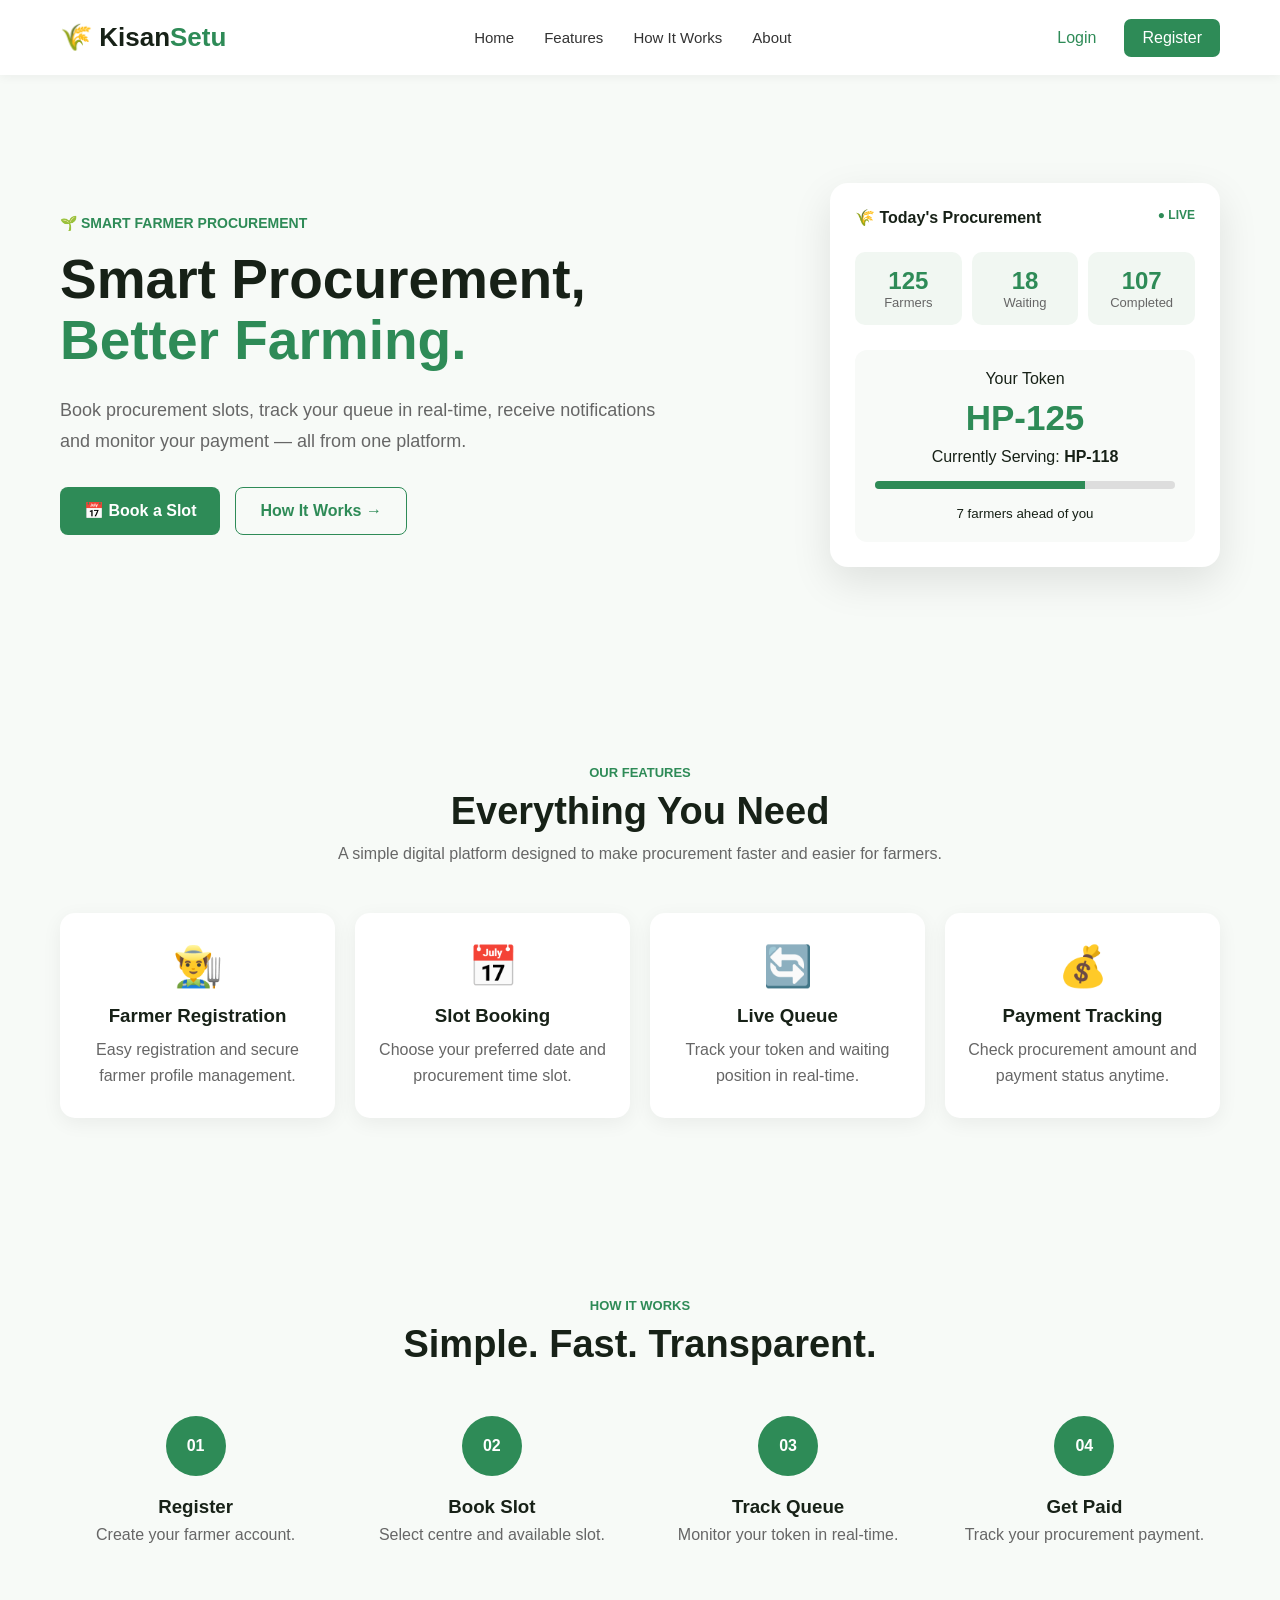
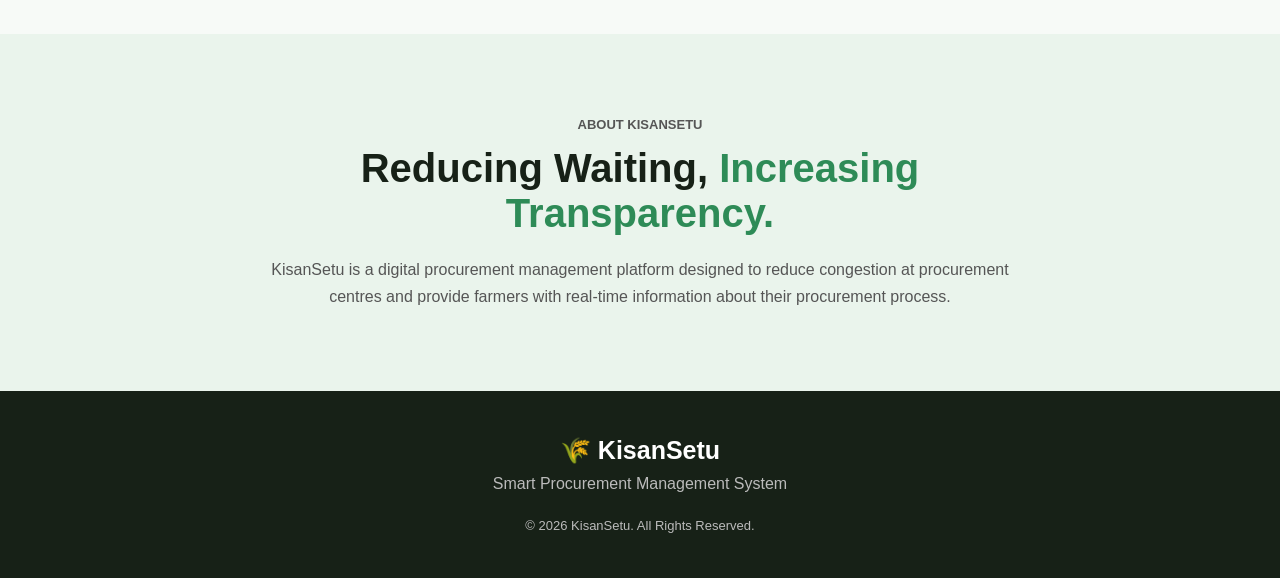
<file: index.html>
<!DOCTYPE html>
<html lang="en">
<head>
    <meta charset="UTF-8">
    <meta name="viewport" content="width=device-width, initial-scale=1.0">

    <title>KisanSetu | Smart Procurement System</title>

    <link rel="stylesheet" href="style.css">
</head>

<body>

    <!-- Navbar -->
    <header>
        <nav class="navbar">

            <div class="logo">
                🌾 Kisan<span>Setu</span>
            </div>

            <ul class="nav-links">
                <li><a href="#home">Home</a></li>
                <li><a href="#features">Features</a></li>
                <li><a href="#how-it-works">How It Works</a></li>
                <li><a href="#about">About</a></li>
            </ul>

            <div class="nav-buttons">
                
                 
                <a href="login.html" class="login-btn">Login</a>

                <a href="register.html" class="register-btn">
                     Register
                           </a>
            </div>

        </nav>
    </header>


    <!-- Hero Section -->
    <section class="hero" id="home">

        <div class="hero-content">

            <p class="tagline">🌱 SMART FARMER PROCUREMENT</p>

            <h1>
                Smart Procurement,
                <span>Better Farming.</span>
            </h1>

            <p class="hero-text">
                Book procurement slots, track your queue in real-time,
                receive notifications and monitor your payment —
                all from one platform.
            </p>

            <div class="hero-buttons">
                <a href="#" class="primary-btn">
                    📅 Book a Slot
                </a>

                <a href="#how-it-works" class="secondary-btn">
                    How It Works →
                </a>
            </div>

        </div>


        <!-- Hero Card -->
        <div class="hero-card">

            <div class="card-header">
                <span>🌾 Today's Procurement</span>
                <span class="live">● LIVE</span>
            </div>

            <div class="stats">

                <div class="stat-box">
                    <h2>125</h2>
                    <p>Farmers</p>
                </div>

                <div class="stat-box">
                    <h2>18</h2>
                    <p>Waiting</p>
                </div>

                <div class="stat-box">
                    <h2>107</h2>
                    <p>Completed</p>
                </div>

            </div>

            <div class="queue">

                <p>Your Token</p>

                <div class="token">
                    HP-125
                </div>

                <p>Currently Serving: <b>HP-118</b></p>

                <div class="progress">
                    <div></div>
                </div>

                <small>7 farmers ahead of you</small>

            </div>

        </div>

    </section>


    <!-- Features -->
    <section class="features" id="features">

        <div class="section-title">

            <p>OUR FEATURES</p>

            <h2>Everything You Need</h2>

            <span>
                A simple digital platform designed to make procurement
                faster and easier for farmers.
            </span>

        </div>


        <div class="feature-container">

            <div class="feature-card">
                <div class="icon">👨‍🌾</div>
                <h3>Farmer Registration</h3>
                <p>
                    Easy registration and secure farmer profile management.
                </p>
            </div>


            <div class="feature-card">
                <div class="icon">📅</div>
                <h3>Slot Booking</h3>
                <p>
                    Choose your preferred date and procurement time slot.
                </p>
            </div>


            <div class="feature-card">
                <div class="icon">🔄</div>
                <h3>Live Queue</h3>
                <p>
                    Track your token and waiting position in real-time.
                </p>
            </div>


            <div class="feature-card">
                <div class="icon">💰</div>
                <h3>Payment Tracking</h3>
                <p>
                    Check procurement amount and payment status anytime.
                </p>
            </div>

        </div>

    </section>


    <!-- How It Works -->
    <section class="how-it-works" id="how-it-works">

        <div class="section-title">

            <p>HOW IT WORKS</p>

            <h2>Simple. Fast. Transparent.</h2>

        </div>


        <div class="steps">

            <div class="step">
                <div class="step-number">01</div>
                <h3>Register</h3>
                <p>Create your farmer account.</p>
            </div>

            <div class="step">
                <div class="step-number">02</div>
                <h3>Book Slot</h3>
                <p>Select centre and available slot.</p>
            </div>

            <div class="step">
                <div class="step-number">03</div>
                <h3>Track Queue</h3>
                <p>Monitor your token in real-time.</p>
            </div>

            <div class="step">
                <div class="step-number">04</div>
                <h3>Get Paid</h3>
                <p>Track your procurement payment.</p>
            </div>

        </div>

    </section>


    <!-- About -->
    <section class="about" id="about">

        <div>

            <p class="about-tag">ABOUT KISANSETU</p>

            <h2>
                Reducing Waiting,
                <span>Increasing Transparency.</span>
            </h2>

            <p>
                KisanSetu is a digital procurement management platform
                designed to reduce congestion at procurement centres
                and provide farmers with real-time information about
                their procurement process.
            </p>

        </div>

    </section>


    <!-- Footer -->
    <footer>

        <div class="footer-logo">
            🌾 KisanSetu
        </div>

        <p>
            Smart Procurement Management System
        </p>

        <p class="copyright">
            © 2026 KisanSetu. All Rights Reserved.
        </p>

    </footer>

</body>
</html>
</file>
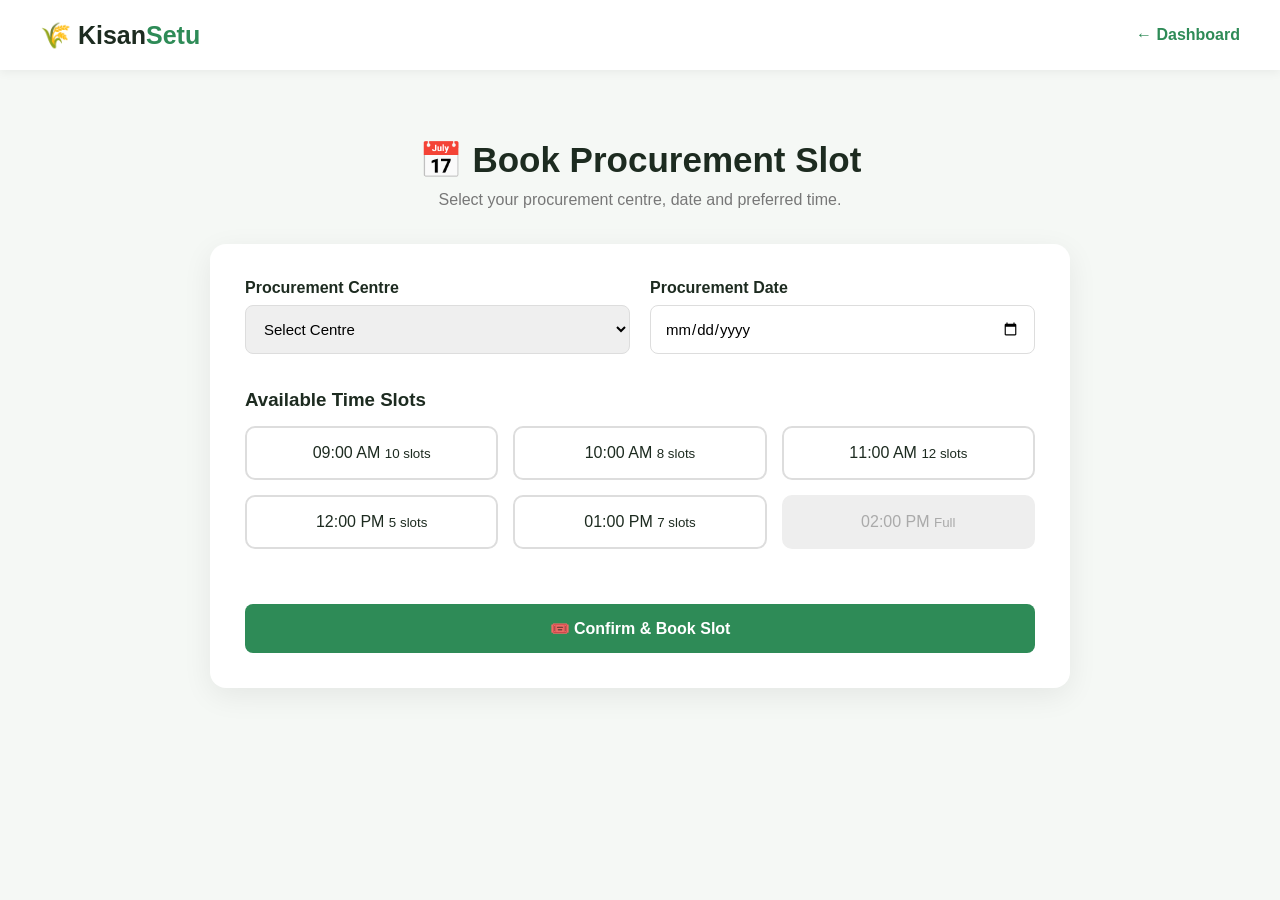
<file: booking.html>
<!DOCTYPE html>
<html lang="en">

<head>
    <meta charset="UTF-8">
    <meta name="viewport" content="width=device-width, initial-scale=1.0">

    <title>Book Procurement Slot | KisanSetu</title>

    <style>

        * {
            margin: 0;
            padding: 0;
            box-sizing: border-box;
            font-family: Arial, sans-serif;
        }

        body {
            background: #f5f8f5;
            color: #1d2b20;
        }

        .navbar {
            height: 70px;
            background: white;

            display: flex;
            align-items: center;
            justify-content: space-between;

            padding: 0 40px;

            box-shadow: 0 2px 10px rgba(0,0,0,0.06);
        }

        .logo {
            font-size: 25px;
            font-weight: bold;
        }

        .logo span {
            color: #2e8b57;
        }

        .back {
            text-decoration: none;
            color: #2e8b57;
            font-weight: bold;
        }

        .container {
            max-width: 900px;
            margin: 50px auto;
            padding: 20px;
        }

        .heading {
            text-align: center;
            margin-bottom: 35px;
        }

        .heading h1 {
            font-size: 35px;
            margin-bottom: 10px;
        }

        .heading p {
            color: #777;
        }

        .booking-card {
            background: white;
            padding: 35px;
            border-radius: 16px;

            box-shadow: 0 8px 30px rgba(0,0,0,0.07);
        }

        .form-row {
            display: grid;
            grid-template-columns: 1fr 1fr;
            gap: 20px;
        }

        .form-group {
            margin-bottom: 25px;
        }

        label {
            display: block;
            font-weight: bold;
            margin-bottom: 8px;
        }

        select,
        input {
            width: 100%;
            padding: 14px;

            border: 1px solid #ddd;
            border-radius: 8px;

            font-size: 15px;
            outline: none;
        }

        select:focus,
        input:focus {
            border-color: #2e8b57;
        }

        .slots-title {
            margin: 10px 0 15px;
        }

        .slots {
            display: grid;
            grid-template-columns: repeat(3, 1fr);
            gap: 15px;
        }

        .slot {
            padding: 16px;

            border: 2px solid #ddd;
            border-radius: 10px;

            text-align: center;
            cursor: pointer;

            transition: 0.2s;
        }

        .slot:hover {
            border-color: #2e8b57;
        }

        .slot.selected {
            background: #eaf5ed;
            border-color: #2e8b57;
            color: #2e8b57;
            font-weight: bold;
        }

        .slot.disabled {
            background: #eee;
            color: #aaa;
            cursor: not-allowed;
            border-color: #eee;
        }

        .book-btn {
            width: 100%;

            margin-top: 30px;
            padding: 15px;

            border: none;
            border-radius: 8px;

            background: #2e8b57;
            color: white;

            font-size: 16px;
            font-weight: bold;

            cursor: pointer;
        }

        .book-btn:hover {
            background: #246b45;
        }

        /* SUCCESS */

        .success {
            display: none;
            text-align: center;
        }

        .success-icon {
            font-size: 60px;
            margin-bottom: 15px;
        }

        .success h2 {
            color: #2e8b57;
            margin-bottom: 10px;
        }

        .token {
            margin: 25px auto;

            padding: 20px;

            background: #eaf5ed;

            border-radius: 12px;

            max-width: 300px;
        }

        .token p {
            color: #777;
        }

        .token-number {
            font-size: 40px;
            font-weight: bold;
            color: #2e8b57;
            margin-top: 8px;
        }

        .dashboard-btn {
            display: inline-block;

            margin-top: 15px;

            padding: 13px 25px;

            background: #2e8b57;
            color: white;

            text-decoration: none;

            border-radius: 8px;
        }

        @media (max-width: 600px) {

            .navbar {
                padding: 0 15px;
            }

            .container {
                margin-top: 25px;
            }

            .booking-card {
                padding: 20px;
            }

            .form-row {
                grid-template-columns: 1fr;
                gap: 0;
            }

            .slots {
                grid-template-columns: 1fr 1fr;
            }
        }

    </style>
</head>


<body>

<!-- NAVBAR -->

<nav class="navbar">

    <div class="logo">
        🌾 Kisan<span>Setu</span>
    </div>

    <a href="dashboard.html" class="back">
        ← Dashboard
    </a>

</nav>


<div class="container">

    <div class="heading">

        <h1>📅 Book Procurement Slot</h1>

        <p>
            Select your procurement centre, date and preferred time.
        </p>

    </div>


    <!-- BOOKING FORM -->

    <div class="booking-card" id="bookingCard">

        <div class="form-row">

            <div class="form-group">

                <label>
                    Procurement Centre
                </label>

                <select id="centre">

                    <option value="">
                        Select Centre
                    </option>

                    <option value="Hapur">
                        Hapur Procurement Centre
                    </option>

                    <option value="Meerut">
                        Meerut Procurement Centre
                    </option>

                    <option value="Ghaziabad">
                        Ghaziabad Procurement Centre
                    </option>

                </select>

            </div>


            <div class="form-group">

                <label>
                    Procurement Date
                </label>

                <input
                    type="date"
                    id="date"
                >

            </div>

        </div>


        <div class="form-group">

            <h3 class="slots-title">
                Available Time Slots
            </h3>

            <div class="slots">

                <div class="slot" data-time="09:00 AM">
                    09:00 AM
                    <small>10 slots</small>
                </div>

                <div class="slot" data-time="10:00 AM">
                    10:00 AM
                    <small>8 slots</small>
                </div>

                <div class="slot" data-time="11:00 AM">
                    11:00 AM
                    <small>12 slots</small>
                </div>

                <div class="slot" data-time="12:00 PM">
                    12:00 PM
                    <small>5 slots</small>
                </div>

                <div class="slot" data-time="01:00 PM">
                    01:00 PM
                    <small>7 slots</small>
                </div>

                <div class="slot disabled">
                    02:00 PM
                    <small>Full</small>
                </div>

            </div>

        </div>


        <button class="book-btn" id="bookBtn">
            🎟️ Confirm & Book Slot
        </button>

    </div>


    <!-- SUCCESS -->

    <div class="booking-card success" id="successCard">

        <div class="success-icon">
            ✅
        </div>

        <h2>
            Slot Booked Successfully!
        </h2>

        <p>
            Your procurement slot has been confirmed.
        </p>


        <div class="token">

            <p>
                Your Token Number
            </p>

            <div class="token-number" id="tokenNumber">
                HP-126
            </div>

        </div>


        <p id="bookingDetails">
        </p>


        <a href="dashboard.html" class="dashboard-btn">
            Go to Dashboard
        </a>

    </div>

</div>


<script>

    let selectedSlot = null;

    const slots =
        document.querySelectorAll(".slot:not(.disabled)");

    slots.forEach(slot => {

        slot.addEventListener("click", () => {

            slots.forEach(s =>
                s.classList.remove("selected")
            );

            slot.classList.add("selected");

            selectedSlot =
                slot.getAttribute("data-time");

        });

    });


    document
        .getElementById("bookBtn")
        .addEventListener("click", () => {

            const centre =
                document.getElementById("centre").value;

            const date =
                document.getElementById("date").value;


            if (!centre) {

                alert("Please select a procurement centre.");

                return;
            }


            if (!date) {

                alert("Please select a date.");

                return;
            }


            if (!selectedSlot) {

                alert("Please select a time slot.");

                return;
            }


            /*
                Temporary Token Generation

                Later this will be generated
                by the backend/database.
            */

            const tokenNumber =
                "HP-" +
                Math.floor(100 + Math.random() * 900);


            document.getElementById("tokenNumber")
                .innerText = tokenNumber;


            document.getElementById("bookingDetails")
                .innerText =
                `${centre} Centre | ${date} | ${selectedSlot}`;


            document.getElementById("bookingCard")
                .style.display = "none";


            document.getElementById("successCard")
                .style.display = "block";

        });

</script>

</body>
</html>
</file>
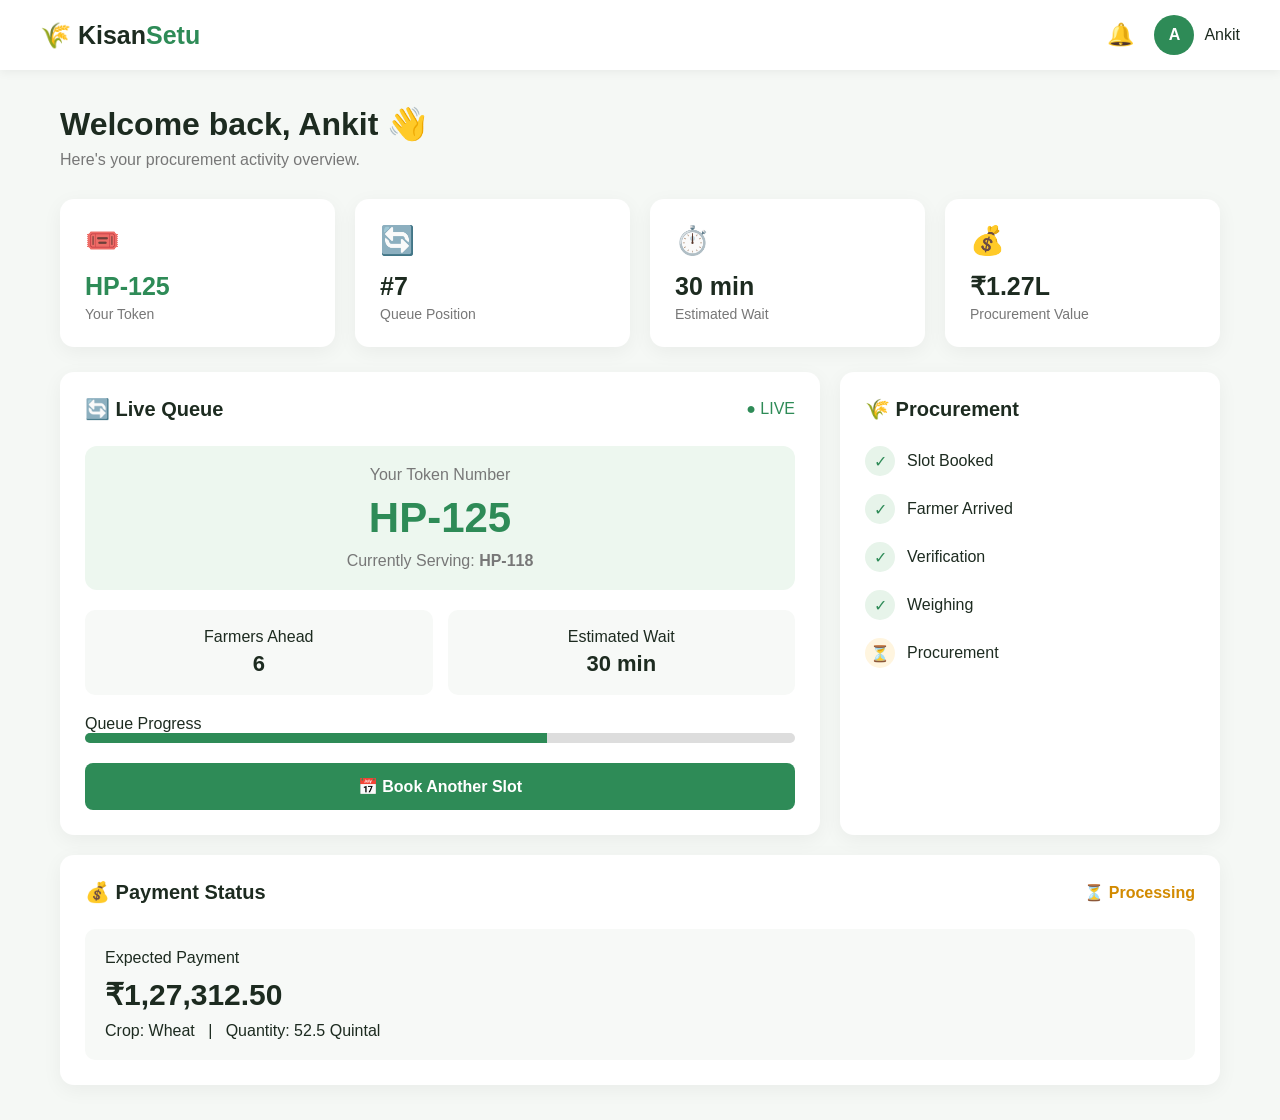
<file: dashboard.html>
<!DOCTYPE html>
<html lang="en">

<head>
    <meta charset="UTF-8">
    <meta name="viewport" content="width=device-width, initial-scale=1.0">

    <title>Farmer Dashboard | KisanSetu</title>

    <style>

        * {
            margin: 0;
            padding: 0;
            box-sizing: border-box;
            font-family: Arial, sans-serif;
        }

        body {
            background: #f5f8f5;
            color: #1d2b20;
        }

        /* NAVBAR */

        .navbar {
            height: 70px;
            background: white;

            display: flex;
            align-items: center;
            justify-content: space-between;

            padding: 0 40px;

            box-shadow: 0 2px 10px rgba(0,0,0,0.06);
        }

        .logo {
            font-size: 25px;
            font-weight: bold;
        }

        .logo span {
            color: #2e8b57;
        }

        .nav-right {
            display: flex;
            align-items: center;
            gap: 20px;
        }

        .notification {
            font-size: 22px;
            cursor: pointer;
        }

        .profile {
            display: flex;
            align-items: center;
            gap: 10px;
        }

        .avatar {
            width: 40px;
            height: 40px;

            background: #2e8b57;
            color: white;

            border-radius: 50%;

            display: flex;
            align-items: center;
            justify-content: center;

            font-weight: bold;
        }


        /* LAYOUT */

        .dashboard {
            max-width: 1200px;
            margin: auto;

            padding: 35px 20px;
        }

        .welcome {
            margin-bottom: 30px;
        }

        .welcome h1 {
            font-size: 32px;
            margin-bottom: 8px;
        }

        .welcome p {
            color: #777;
        }


        /* STAT CARDS */

        .cards {
            display: grid;

            grid-template-columns: repeat(4, 1fr);

            gap: 20px;
        }

        .card {
            background: white;

            padding: 25px;

            border-radius: 14px;

            box-shadow: 0 5px 20px rgba(0,0,0,0.05);
        }

        .card-icon {
            font-size: 28px;
            margin-bottom: 15px;
        }

        .card h2 {
            font-size: 25px;
            margin-bottom: 5px;
        }

        .card p {
            color: #777;
            font-size: 14px;
        }

        .green {
            color: #2e8b57;
        }


        /* MAIN GRID */

        .main-grid {
            display: grid;

            grid-template-columns: 2fr 1fr;

            gap: 20px;

            margin-top: 25px;
        }

        .section {
            background: white;

            padding: 25px;

            border-radius: 14px;

            box-shadow: 0 5px 20px rgba(0,0,0,0.05);
        }

        .section-header {
            display: flex;

            justify-content: space-between;

            align-items: center;

            margin-bottom: 25px;
        }

        .section-header h2 {
            font-size: 20px;
        }


        /* QUEUE */

        .token-box {
            text-align: center;

            padding: 20px;

            background: #edf7ef;

            border-radius: 12px;
        }

        .token-box p {
            color: #777;
        }

        .token {
            font-size: 42px;

            font-weight: bold;

            color: #2e8b57;

            margin: 10px 0;
        }

        .queue-info {
            display: grid;

            grid-template-columns: 1fr 1fr;

            gap: 15px;

            margin-top: 20px;
        }

        .queue-item {
            padding: 18px;

            background: #f7f9f7;

            border-radius: 10px;

            text-align: center;
        }

        .queue-item strong {
            display: block;

            font-size: 22px;

            margin-top: 5px;
        }


        /* PROGRESS */

        .progress-container {
            margin-top: 20px;
        }

        .progress-bar {
            height: 10px;

            background: #ddd;

            border-radius: 10px;

            overflow: hidden;
        }

        .progress {
            width: 65%;

            height: 100%;

            background: #2e8b57;
        }


        /* BOOKING BUTTON */

        .book-btn {
            display: block;

            text-align: center;

            text-decoration: none;

            background: #2e8b57;

            color: white;

            padding: 14px;

            border-radius: 8px;

            margin-top: 20px;

            font-weight: bold;
        }


        /* STATUS */

        .status-list {
            list-style: none;
        }

        .status-list li {
            display: flex;

            align-items: center;

            gap: 12px;

            margin: 18px 0;
        }

        .status-icon {
            width: 30px;
            height: 30px;

            border-radius: 50%;

            display: flex;

            align-items: center;
            justify-content: center;

            background: #e7f4ea;

            color: #2e8b57;
        }

        .pending {
            background: #fff5df;
            color: #d28a00;
        }


        /* PAYMENT */

        .payment-box {
            background: #f7f9f7;

            padding: 20px;

            border-radius: 10px;
        }

        .amount {
            font-size: 30px;

            font-weight: bold;

            margin: 10px 0;
        }

        .payment-status {
            color: #d28a00;

            font-weight: bold;
        }


        /* MOBILE */

        @media (max-width: 900px) {

            .cards {
                grid-template-columns: repeat(2, 1fr);
            }

            .main-grid {
                grid-template-columns: 1fr;
            }
        }


        @media (max-width: 600px) {

            .navbar {
                padding: 0 15px;
            }

            .profile span {
                display: none;
            }

            .dashboard {
                padding: 25px 15px;
            }

            .cards {
                grid-template-columns: 1fr;
            }

            .queue-info {
                grid-template-columns: 1fr;
            }

            .welcome h1 {
                font-size: 25px;
            }
        }

    </style>
</head>


<body>


<!-- NAVBAR -->

<nav class="navbar">

    <div class="logo">
        🌾 Kisan<span>Setu</span>
    </div>

    <div class="nav-right">

        <div class="notification">
            🔔
        </div>

        <div class="profile">

            <div class="avatar">
                A
            </div>

            <span>
                Ankit
            </span>

        </div>

    </div>

</nav>


<!-- DASHBOARD -->

<main class="dashboard">


    <!-- WELCOME -->

    <div class="welcome">

        <h1>
            Welcome back, Ankit 👋
        </h1>

        <p>
            Here's your procurement activity overview.
        </p>

    </div>


    <!-- STAT CARDS -->

    <div class="cards">


        <div class="card">

            <div class="card-icon">
                🎟️
            </div>

            <h2 class="green">
                HP-125
            </h2>

            <p>
                Your Token
            </p>

        </div>


        <div class="card">

            <div class="card-icon">
                🔄
            </div>

            <h2>
                #7
            </h2>

            <p>
                Queue Position
            </p>

        </div>


        <div class="card">

            <div class="card-icon">
                ⏱️
            </div>

            <h2>
                30 min
            </h2>

            <p>
                Estimated Wait
            </p>

        </div>


        <div class="card">

            <div class="card-icon">
                💰
            </div>

            <h2>
                ₹1.27L
            </h2>

            <p>
                Procurement Value
            </p>

        </div>

    </div>


    <!-- MAIN GRID -->

    <div class="main-grid">


        <!-- QUEUE -->

        <section class="section">

            <div class="section-header">

                <h2>
                    🔄 Live Queue
                </h2>

                <span class="green">
                    ● LIVE
                </span>

            </div>


            <div class="token-box">

                <p>
                    Your Token Number
                </p>

                <div class="token">
                    HP-125
                </div>

                <p>
                    Currently Serving:
                    <strong>HP-118</strong>
                </p>

            </div>


            <div class="queue-info">

                <div class="queue-item">

                    <span>
                        Farmers Ahead
                    </span>

                    <strong>
                        6
                    </strong>

                </div>


                <div class="queue-item">

                    <span>
                        Estimated Wait
                    </span>

                    <strong>
                        30 min
                    </strong>

                </div>

            </div>


            <div class="progress-container">

                <p>
                    Queue Progress
                </p>

                <div class="progress-bar">

                    <div class="progress"></div>

                </div>

            </div>


            <a href="booking.html" class="book-btn">
                📅 Book Another Slot
            </a>


        </section>


        <!-- PROCUREMENT STATUS -->

        <section class="section">

            <div class="section-header">

                <h2>
                    🌾 Procurement
                </h2>

            </div>


            <ul class="status-list">

                <li>

                    <div class="status-icon">
                        ✓
                    </div>

                    <span>
                        Slot Booked
                    </span>

                </li>


                <li>

                    <div class="status-icon">
                        ✓
                    </div>

                    <span>
                        Farmer Arrived
                    </span>

                </li>


                <li>

                    <div class="status-icon">
                        ✓
                    </div>

                    <span>
                        Verification
                    </span>

                </li>


                <li>

                    <div class="status-icon">
                        ✓
                    </div>

                    <span>
                        Weighing
                    </span>

                </li>


                <li>

                    <div class="status-icon pending">
                        ⏳
                    </div>

                    <span>
                        Procurement
                    </span>

                </li>

            </ul>

        </section>


    </div>


    <!-- PAYMENT -->

    <section class="section" style="margin-top:20px;">

        <div class="section-header">

            <h2>
                💰 Payment Status
            </h2>

            <span class="payment-status">
                ⏳ Processing
            </span>

        </div>


        <div class="payment-box">

            <p>
                Expected Payment
            </p>

            <div class="amount">
                ₹1,27,312.50
            </div>

            <p>
                Crop: Wheat
                &nbsp; | &nbsp;
                Quantity: 52.5 Quintal
            </p>

        </div>

    </section>


</main>

</body>
</html>
</file>
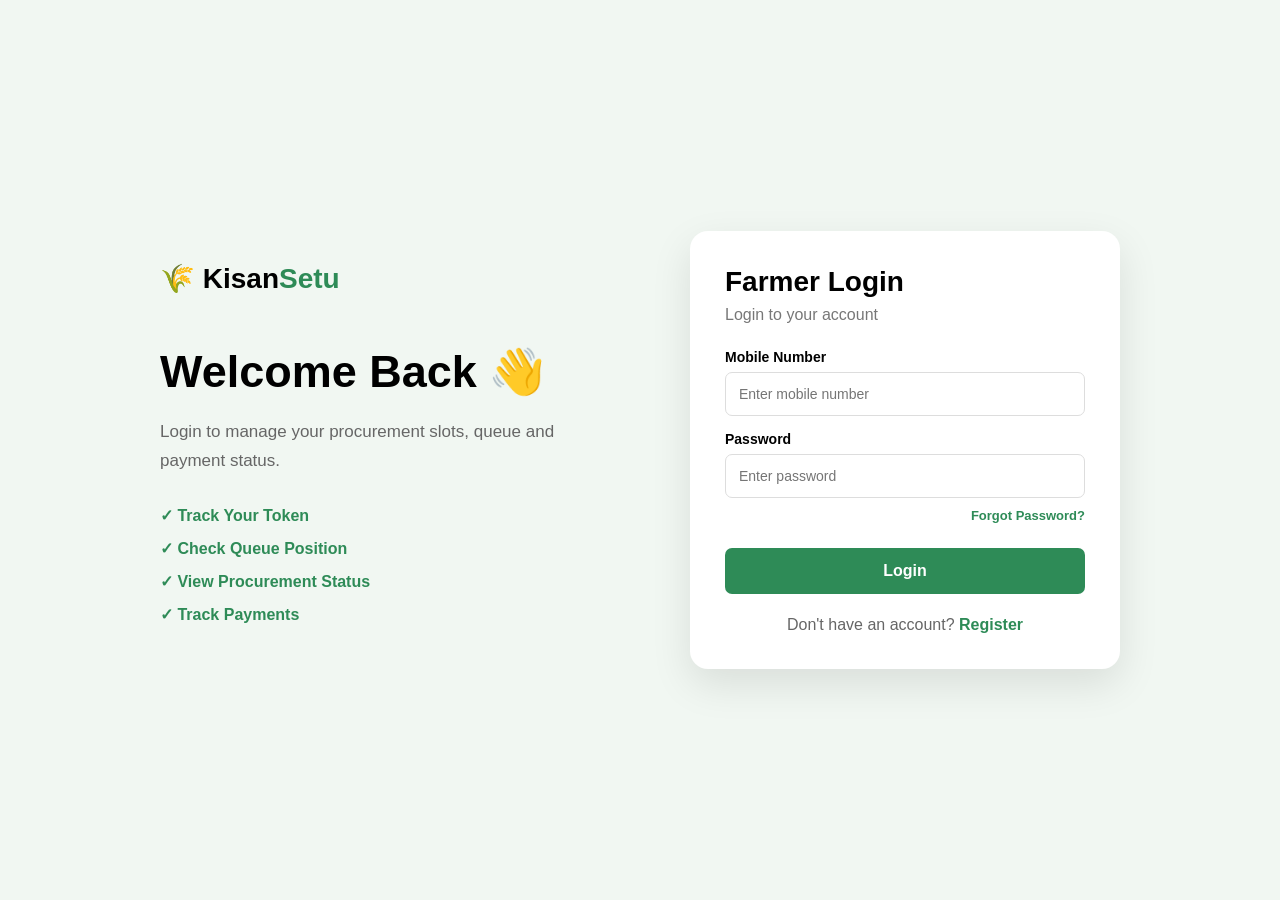
<file: login.html>
<!DOCTYPE html>
<html lang="en">

<head>

    <meta charset="UTF-8">

    <meta
        name="viewport"
        content="width=device-width, initial-scale=1.0"
    >

    <title>Farmer Login | KisanSetu</title>

    <link rel="stylesheet" href="auth.css">

</head>

<body>

<div class="auth-container">

    <div class="auth-left">

        <div class="brand">
            🌾 Kisan<span>Setu</span>
        </div>

        <h1>Welcome Back 👋</h1>

        <p>
            Login to manage your procurement slots,
            queue and payment status.
        </p>

        <div class="benefits">
            <p>✓ Track Your Token</p>
            <p>✓ Check Queue Position</p>
            <p>✓ View Procurement Status</p>
            <p>✓ Track Payments</p>
        </div>

    </div>


    <div class="auth-card">

        <h2>Farmer Login</h2>

        <p class="subtitle">
            Login to your account
        </p>

        <form id="loginForm">

            <label>Mobile Number</label>

            <input
                type="tel"
                id="loginMobile"
                placeholder="Enter mobile number"
                maxlength="10"
                required
            >

            <label>Password</label>

            <input
                type="password"
                id="loginPassword"
                placeholder="Enter password"
                required
            >

            <div class="forgot">
                <a href="#">Forgot Password?</a>
            </div>

            <button type="submit">
                Login
            </button>

        </form>

        <p class="bottom-text">
            Don't have an account?
            <a href="register.html">Register</a>
        </p>

    </div>

</div>

<script src="auth.js"></script>

</body>
</html>
</file>
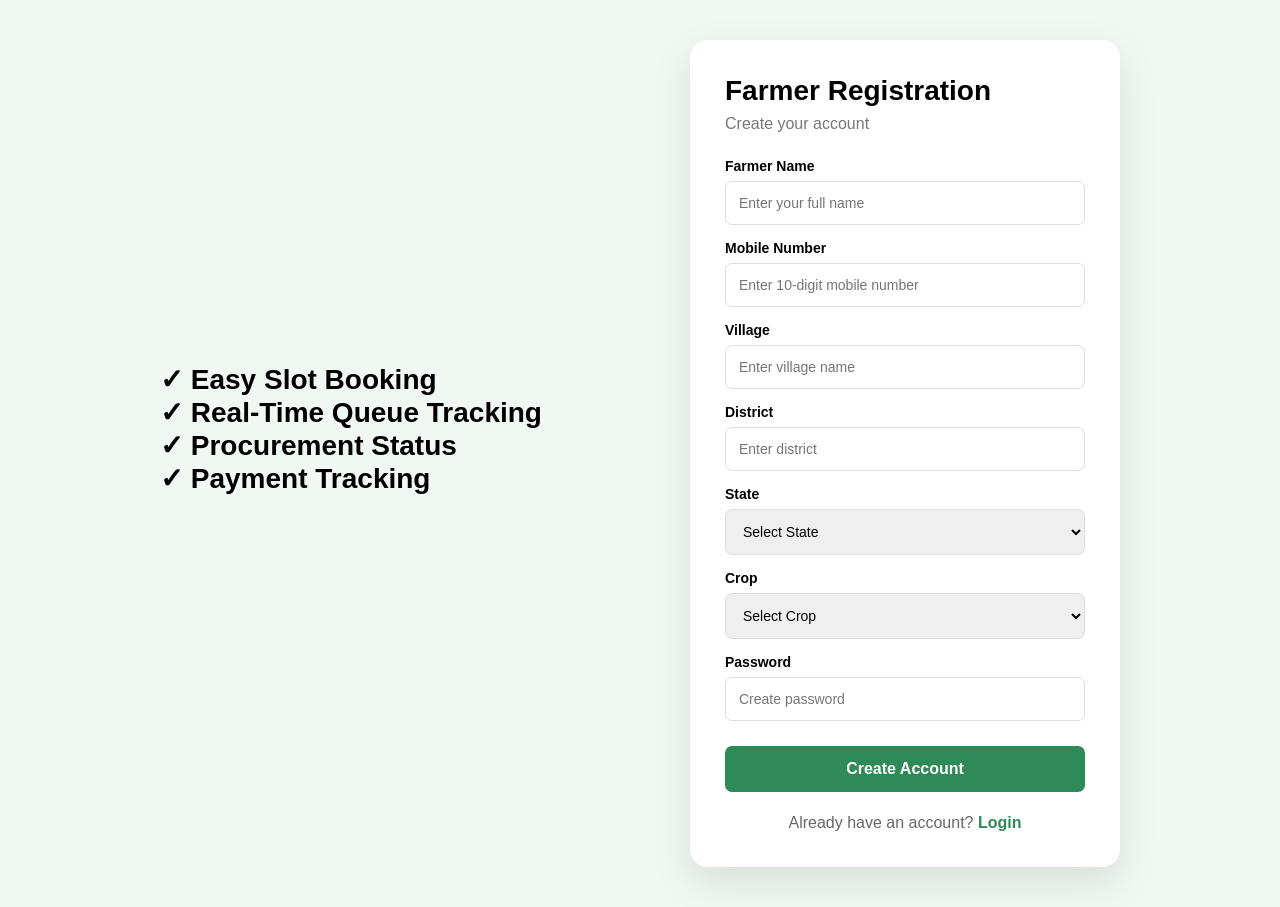
<file: register.html>
<!DOCTYPE html>
<html lang="en">
<head>
    <meta charset="UTF-8">
    <meta name="viewport" content="width=device-width, initial-scale=1.0">

    <title>Farmer Registration | KisanSetu</title>

    <link rel="stylesheet" href="auth.css">
</head>

<body>

<div class="auth-container">

    <div class="auth-left">
        <div class="brand 

        const registerForm = document.getElementById("registerForm");

if (registerForm) {

    registerForm.addEventListener("submit", async function (e) {

        e.preventDefault();

        const name = document.getElementById("name").value.trim();
        const mobile = document.getElementById("mobile").value.trim();
        const village = document.getElementById("village").value.trim();
        const district = document.getElementById("district").value.trim();

        // Mobile validation
        if (!/^[0-9]{10}$/.test(mobile)) {
            alert("Please enter a valid 10-digit mobile number.");
            return;
        }

        try {

            const response = await fetch("http://localhost:5000/api/farmers", {
                method: "POST",
                headers: {
                    "Content-Type": "application/json"
                },
                body: JSON.stringify({
                    name: name,
                    mobile: mobile,
                    village: village,
                    district: district
                })
            });

            const data = await response.json();

            if (!response.ok) {
                alert(data.error || "Registration failed");
                return;
            }

            alert("Registration successful! Please login.");

            window.location.href = "login.html";

        } catch (error) {

            console.error(error);

            alert("Server connection failed. Please check backend.");

        }

    });

}
            <p>✓ Easy Slot Booking</p>
            <p>✓ Real-Time Queue Tracking</p>
            <p>✓ Procurement Status</p>
            <p>✓ Payment Tracking</p>
        </div>
    </div>


    <div class="auth-card">

        <h2>Farmer Registration</h2>

        <p class="subtitle">
            Create your account
        </p>

        <form id="registerForm">

            <label>Farmer Name</label>
            <input
                type="text"
                id="name"
                placeholder="Enter your full name"
                required
            >

            <label>Mobile Number</label>
            <input
                type="tel"
                id="mobile"
                placeholder="Enter 10-digit mobile number"
                maxlength="10"
                required
            >

            <label>Village</label>
            <input
                type="text"
                id="village"
                placeholder="Enter village name"
                required
            >

            <label>District</label>
            <input
                type="text"
                id="district"
                placeholder="Enter district"
                required
            >

            <label>State</label>
            <select id="state" required>
                <option value="">Select State</option>
                <option>Uttar Pradesh</option>
                <option>Haryana</option>
                <option>Punjab</option>
                <option>Rajasthan</option>
                <option>Madhya Pradesh</option>
                <option>Other</option>
            </select>

            <label>Crop</label>
            <select id="crop" required>
                <option value="">Select Crop</option>
                <option>Wheat</option>
                <option>Rice</option>
                <option>Maize</option>
                <option>Mustard</option>
                <option>Other</option>
            </select>

            <label>Password</label>
            <input
                type="password"
                id="password"
                placeholder="Create password"
                required
            >

            <button type="submit">
                Create Account
            </button>

        </form>

        <p class="bottom-text">
            Already have an account?
            <a href="login.html">Login</a>
        </p>

    </div>

</div>

<script src="auth.js"></script>

</body>
</html>
</file>
<file: style.css>
* {
    margin: 0;
    padding: 0;
    box-sizing: border-box;
    font-family: Arial, sans-serif;
}

html {
    scroll-behavior: smooth;
}

body {
    background: #f7faf7;
    color: #172117;
}


/* ================= NAVBAR ================= */

header {
    width: 100%;
    background: white;
    box-shadow: 0 2px 10px rgba(0,0,0,0.05);
}

.navbar {
    max-width: 1200px;
    margin: auto;

    height: 75px;

    display: flex;
    align-items: center;
    justify-content: space-between;

    padding: 0 20px;
}

.logo {
    font-size: 26px;
    font-weight: bold;
}

.logo span {
    color: #2e8b57;
}

.nav-links {
    display: flex;
    list-style: none;
    gap: 30px;
}

.nav-links a {
    text-decoration: none;
    color: #333;
    font-size: 15px;
}

.nav-links a:hover {
    color: #2e8b57;
}

.nav-buttons {
    display: flex;
    gap: 10px;
}

.login-btn,
.register-btn {
    text-decoration: none;
    padding: 10px 18px;
    border-radius: 7px;
}

.login-btn {
    color: #2e8b57;
}

.register-btn {
    background: #2e8b57;
    color: white;
}


/* ================= HERO ================= */

.hero {
    max-width: 1200px;
    margin: auto;

    min-height: 600px;

    display: flex;
    align-items: center;
    justify-content: space-between;

    gap: 50px;

    padding: 70px 20px;
}

.hero-content {
    max-width: 600px;
}

.tagline {
    color: #2e8b57;
    font-weight: bold;
    font-size: 14px;

    margin-bottom: 18px;
}

.hero h1 {
    font-size: 55px;
    line-height: 1.1;

    margin-bottom: 25px;
}

.hero h1 span {
    color: #2e8b57;
}

.hero-text {
    font-size: 18px;
    line-height: 1.7;
    color: #666;

    margin-bottom: 30px;
}

.hero-buttons {
    display: flex;
    gap: 15px;
}

.primary-btn,
.secondary-btn {
    text-decoration: none;

    padding: 14px 24px;

    border-radius: 8px;

    font-weight: bold;
}

.primary-btn {
    background: #2e8b57;
    color: white;
}

.secondary-btn {
    border: 1px solid #2e8b57;
    color: #2e8b57;
}


/* ================= HERO CARD ================= */

.hero-card {
    background: white;

    width: 390px;

    padding: 25px;

    border-radius: 18px;

    box-shadow: 0 15px 40px rgba(0,0,0,0.1);
}

.card-header {
    display: flex;
    justify-content: space-between;

    margin-bottom: 25px;

    font-weight: bold;
}

.live {
    color: #2e8b57;
    font-size: 12px;
}

.stats {
    display: flex;
    gap: 10px;
}

.stat-box {
    flex: 1;

    background: #f1f7f2;

    text-align: center;

    padding: 15px;

    border-radius: 10px;
}

.stat-box h2 {
    color: #2e8b57;
}

.stat-box p {
    color: #666;
    font-size: 13px;
}

.queue {
    margin-top: 25px;

    padding: 20px;

    background: #f8faf8;

    border-radius: 12px;

    text-align: center;
}

.token {
    font-size: 35px;
    font-weight: bold;

    color: #2e8b57;

    margin: 10px 0;
}

.progress {
    height: 8px;

    background: #ddd;

    border-radius: 10px;

    margin: 15px 0;

    overflow: hidden;
}

.progress div {
    width: 70%;
    height: 100%;
    background: #2e8b57;
}


/* ================= FEATURES ================= */

.features,
.how-it-works {
    padding: 90px 20px;

    max-width: 1200px;

    margin: auto;
}

.section-title {
    text-align: center;

    margin-bottom: 50px;
}

.section-title p,
.about-tag {
    color: #2e8b57;

    font-weight: bold;

    font-size: 13px;

    margin-bottom: 10px;
}

.section-title h2 {
    font-size: 38px;

    margin-bottom: 12px;
}

.section-title span {
    color: #666;
}

.feature-container {
    display: grid;

    grid-template-columns: repeat(4, 1fr);

    gap: 20px;
}

.feature-card {
    background: white;

    padding: 30px 22px;

    border-radius: 15px;

    text-align: center;

    box-shadow: 0 5px 20px rgba(0,0,0,0.06);

    transition: 0.3s;
}

.feature-card:hover {
    transform: translateY(-7px);
}

.icon {
    font-size: 40px;

    margin-bottom: 15px;
}

.feature-card h3 {
    margin-bottom: 10px;
}

.feature-card p {
    color: #666;

    line-height: 1.6;
}


/* ================= STEPS ================= */

.steps {
    display: grid;

    grid-template-columns: repeat(4, 1fr);

    gap: 25px;
}

.step {
    text-align: center;
}

.step-number {
    width: 60px;
    height: 60px;

    margin: auto;
    margin-bottom: 20px;

    border-radius: 50%;

    background: #2e8b57;
    color: white;

    display: flex;
    align-items: center;
    justify-content: center;

    font-weight: bold;
}

.step p {
    color: #666;

    margin-top: 8px;
}


/* ================= ABOUT ================= */

.about {
    background: #eaf4ec;

    padding: 80px 20px;

    text-align: center;
}

.about div {
    max-width: 750px;

    margin: auto;
}

.about h2 {
    font-size: 40px;

    margin-bottom: 20px;
}

.about h2 span {
    color: #2e8b57;
}

.about p {
    color: #555;

    line-height: 1.7;
}


/* ================= FOOTER ================= */

footer {
    background: #172117;

    color: white;

    text-align: center;

    padding: 45px 20px;
}

.footer-logo {
    font-size: 25px;

    font-weight: bold;

    margin-bottom: 10px;
}

footer p {
    color: #bbb;
}

.copyright {
    margin-top: 25px;

    font-size: 13px;
}


/* ================= RESPONSIVE ================= */

@media (max-width: 900px) {

    .nav-links {
        display: none;
    }

    .hero {
        flex-direction: column;

        text-align: center;
    }

    .hero-buttons {
        justify-content: center;
    }

    .feature-container,
    .steps {
        grid-template-columns: repeat(2, 1fr);
    }
}


@media (max-width: 600px) {

    .hero h1 {
        font-size: 40px;
    }

    .hero-card {
        width: 100%;
    }

    .feature-container,
    .steps {
        grid-template-columns: 1fr;
    }

    .nav-buttons .login-btn {
        display: none;
    }
}
</file>
<file: auth.css>
* {
    margin: 0;
    padding: 0;
    box-sizing: border-box;
    font-family: Arial, sans-serif;
}

body {
    background: #f1f7f2;
    min-height: 100vh;
}

.auth-container {
    min-height: 100vh;

    display: flex;
    align-items: center;
    justify-content: center;

    gap: 80px;

    padding: 40px 20px;
}

.auth-left {
    width: 450px;
}

.brand {
    font-size: 28px;
    font-weight: bold;
    margin-bottom: 50px;
}

.brand span {
    color: #2e8b57;
}

.auth-left h1 {
    font-size: 45px;
    margin-bottom: 20px;
}

.auth-left > p {
    color: #666;
    line-height: 1.7;
    font-size: 17px;
}

.benefits {
    margin-top: 30px;
}

.benefits p {
    margin: 14px 0;
    color: #2e8b57;
    font-weight: 600;
}

.auth-card {
    background: white;

    width: 430px;

    padding: 35px;

    border-radius: 18px;

    box-shadow: 0 15px 40px rgba(0,0,0,0.1);
}

.auth-card h2 {
    font-size: 28px;
    margin-bottom: 8px;
}

.subtitle {
    color: #777;
    margin-bottom: 25px;
}

form label {
    display: block;

    margin-top: 15px;
    margin-bottom: 7px;

    font-size: 14px;
    font-weight: bold;
}

form input,
form select {
    width: 100%;

    padding: 13px;

    border: 1px solid #ddd;

    border-radius: 7px;

    outline: none;

    font-size: 14px;
}

form input:focus,
form select:focus {
    border-color: #2e8b57;
}

form button {
    width: 100%;

    margin-top: 25px;

    padding: 14px;

    border: none;

    border-radius: 7px;

    background: #2e8b57;

    color: white;

    font-size: 16px;

    font-weight: bold;

    cursor: pointer;
}

form button:hover {
    background: #246b45;
}

.bottom-text {
    text-align: center;

    margin-top: 22px;

    color: #666;
}

.bottom-text a,
.forgot a {
    color: #2e8b57;

    text-decoration: none;

    font-weight: bold;
}

.forgot {
    text-align: right;

    margin-top: 10px;

    font-size: 13px;
}


/* Mobile */

@media (max-width: 800px) {

    .auth-container {
        flex-direction: column;

        gap: 30px;
    }

    .auth-left {
        width: 100%;
        max-width: 430px;

        text-align: center;
    }

    .brand {
        margin-bottom: 25px;
    }

    .auth-left h1 {
        font-size: 35px;
    }

    .benefits {
        display: none;
    }

    .auth-card {
        width: 100%;
        max-width: 430px;
    }
}
</file>
